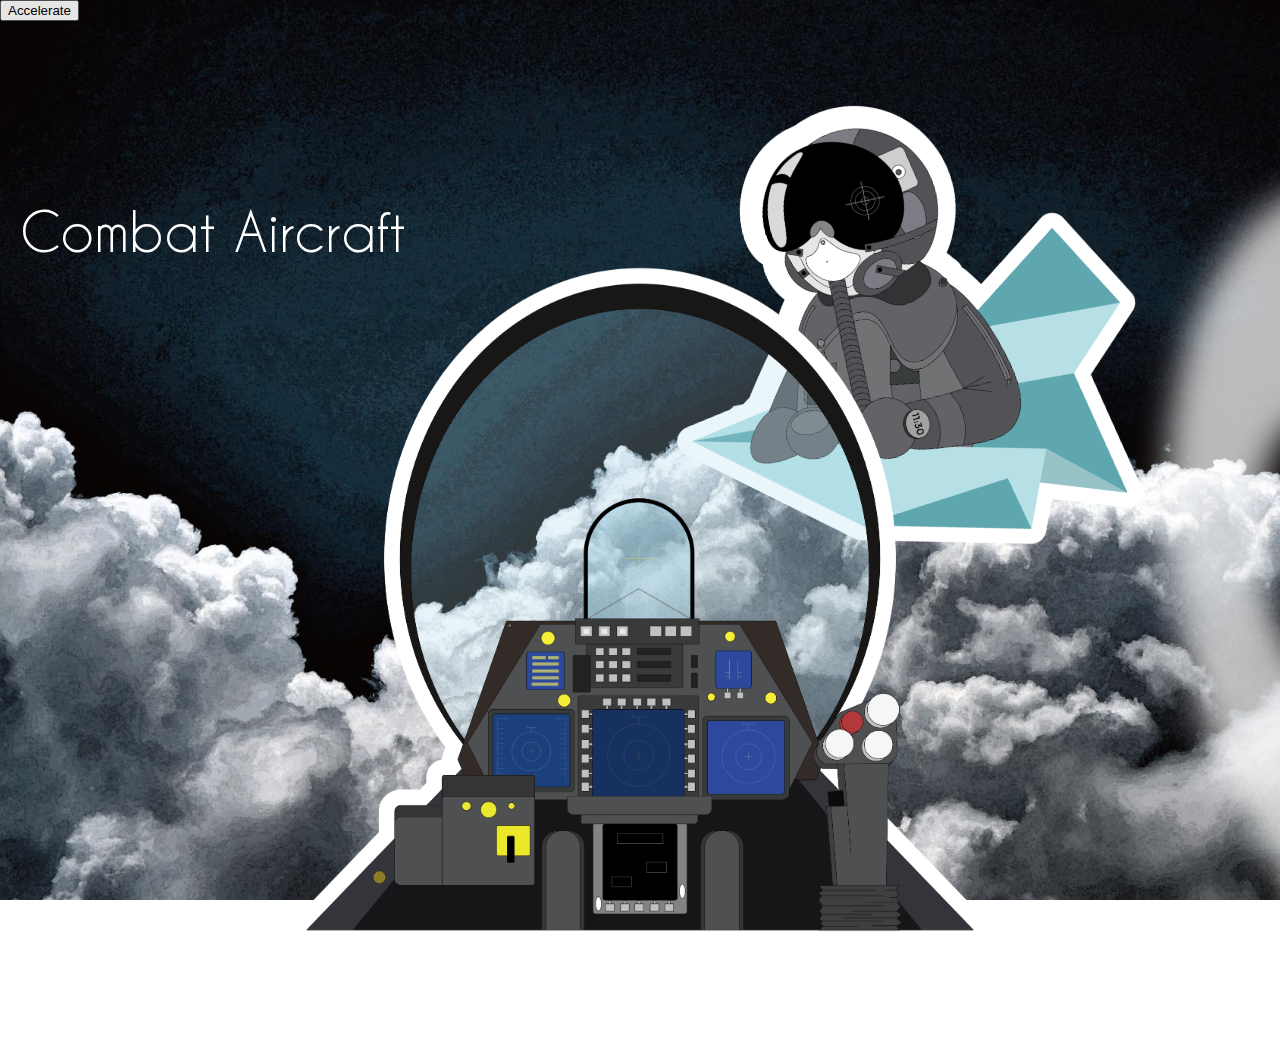
<file: index1.html>
<!DOCTYPE html>
<html>
<head>
	<meta charset="utf-8">
	<meta name="viewport" content="width=device-width, initial-scale=1.0">
	<link rel="stylesheet" href="index1.css">
	<title> Combat Aircraft</title>
</head>

	<div id="text">Combat Aircraft</div>
	<body>
		<button id="accelerate">Accelerate</button>
		 <div class="airplane">
        <img src="p.png" alt="Airplane" />
        <span class="tail"> <img src="cloud.png" alt="Tail"></span>
    </div>
    <!--  <div id="airplane">
        <img src="PB.png" alt="Airplane"> 
    </div>
        <div id="tail">
         <img src="w.png" alt="Tail">
    </div> -->
        <!-- <div class="emoji">
            💨
        </div> -->

        <a href="index1.html">
          <img class="monitor" src="m.png" alt="Monitor">
          </a>
  
    
    
     <script src="index1.js"></script>
</body>

</body>
</file>
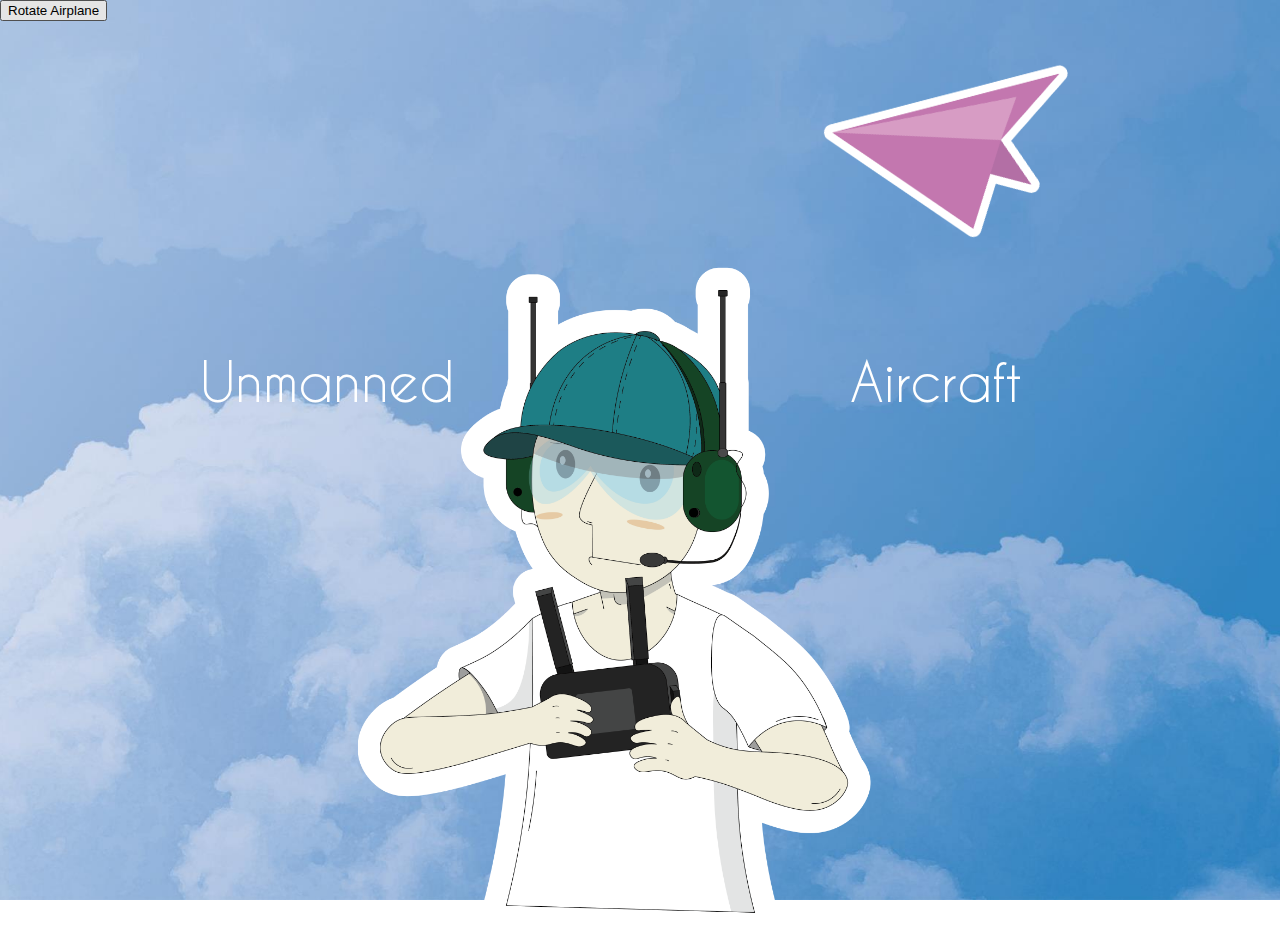
<file: index2.html>
<!DOCTYPE html>
<html>
<head>
	<meta charset="utf-8">
	<meta name="viewport" content="width=device-width, initial-scale=1.0">
  
	<link rel="stylesheet" type="text/css" href="index2.css">
	<title> Unmanned aircraft</title>
</head>
<body>
    <div id="text">Unmanned </div>
    <div id="text1"> Aircraft</div>
<button id="rotateButton">Rotate Airplane</button>
    <!-- <div class="custom-cursor">
    Hover over me to see the custom cursor!
</div> -->
    <!-- <button id="rotateButton" class="hand" > <img src="h.png"> </button>  -->
    <!-- <img id="rotateButton" src="path/to/your/button_image.png" alt="Rotate and Move Airplane"> --> 
 <a href="index2.html">
          <img class="player" src="g.png" alt="Player">
          </a>
          <div id="airplane">
        <img src="a1.png" alt="Airplane" />
    </div>
<!--  <a href="index2.html">
          <img class="hand" src="h.png" alt="Hand">
          </a> -->
<!-- <img src="h.png" class="hand" src="h.png" alt="Hand" > -->
        <script src="index2.js"></script>
</body>
</html>
</file>
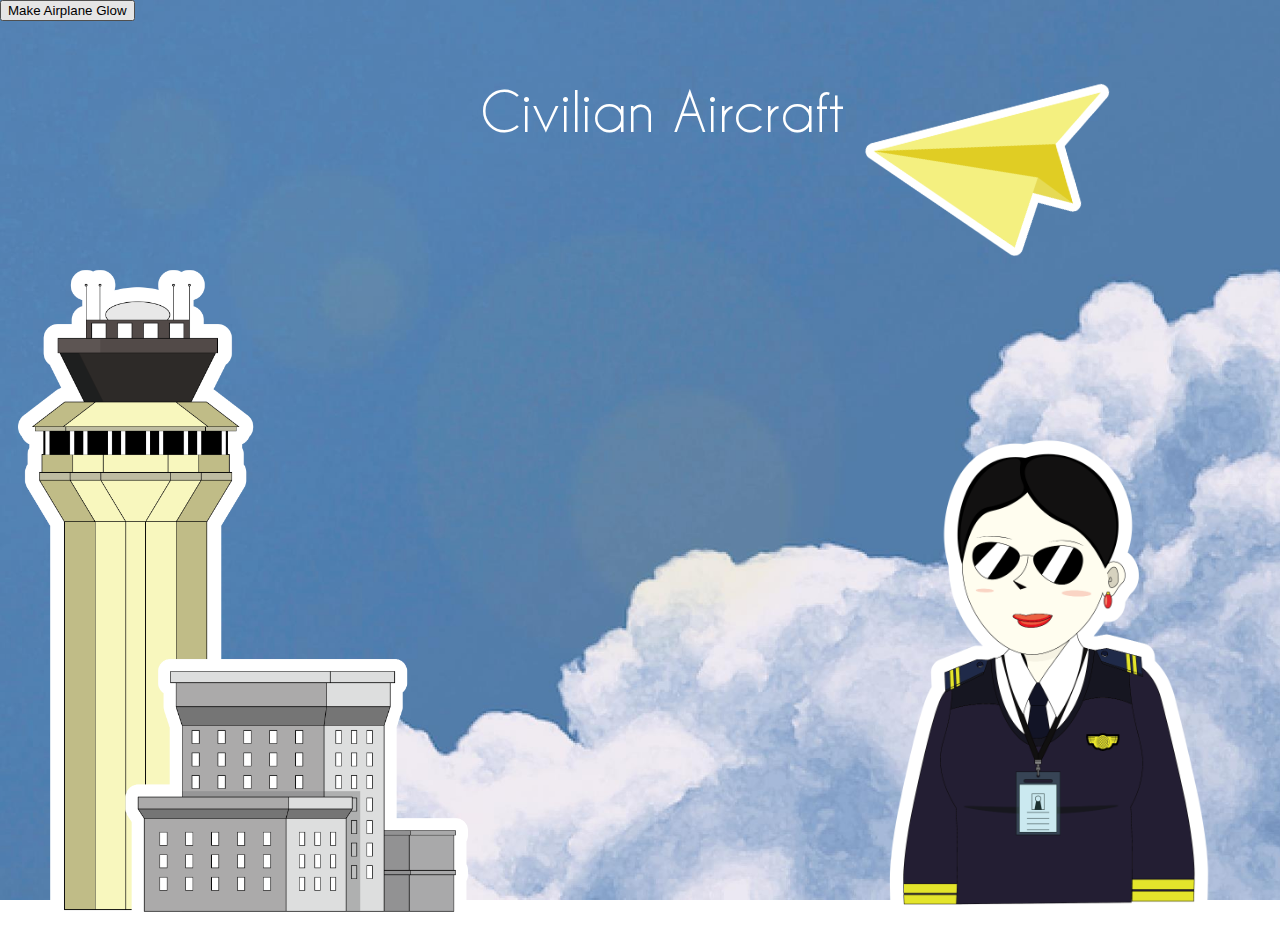
<file: index3.html>
<!DOCTYPE html>
<html>
<head>
	<meta charset="utf-8">
	<meta name="viewport" content="width=device-width, initial-scale=1.0">
	<link rel="stylesheet" type="text/css" href="index3.css">
	<title> Civilian aircraft</title>
</head>
	<div id="text">Civilian Aircraft</div>
<body>
	<button id="glowButton">Make Airplane Glow</button>
	
	<a href="index3.html">
          <img class="captain" src="f.png" alt="Captain">
          </a>
 <a href="index3.html">
          <img class="light" src="L.png" alt="Light">
          </a>
          <div id="airplane">
        <img src="PA.png" alt="Airplane" />
    </div>
    
<script src="index3.js"></script>
</body>
</html>
</file>
<file: index1.css>
body {
    background-image: url('p1.png');
    background-size: cover;
    background-position: center;
    background-repeat: no-repeat;
    background-attachment: fixed;
    margin: 0;
    
    overflow: hidden;
    padding: 0;
}
@font-face{
            font-family:caviar dream;
            src: url('CaviarDreams.ttf');
        }

#text{
    font-family:caviar dream;
    font-size: 40pt;
    color: white;
    position: absolute;
    top: 200px;
    left: 20px;
}

.airplane {
    position: absolute;
    top: 100px;
    right: 0;
}

.airplane img {
    max-width: 500px; 
    top:100px;
    transform: rotate(-10deg); 
    animation: shake 0.15s linear infinite;
}

@keyframes shake {
    0%, 100% {
        transform: rotate(-10deg) translateY(0);
    }
    50% {
        transform: rotate(-10deg) translateY(-5px);
    }
}

.button {
    position: fixed;
    bottom: 20px;
    left: 10%;
    transform: translateX(-50%);
}

@keyframes disappear{

0%, 100% {
        opacity: 0;
    }
    80% {
        opacity: 1;
    }
}

.tail {
     position: absolute;;
     width: 2px;
    top: 50px;
    right: 0;
    animation: disappear 2s linear infinite;
}

.monitor {
    position: absolute;
    width: 60%;
    bottom: -60px;
    left: 20%;
    animation: rotate 5s ease-in-out infinite;
}

@keyframes rotate {
  0% {
    transform: rotateZ(-2deg);
  }
  50% {
    transform: rotateZ(2deg);
  }
  100% {
    transform: rotateZ(-2deg);
  }
}
</file>
<file: index2.css>
body {
    background-image: url('p2.png');
    background-size: cover;
    background-position: center;
    background-repeat: no-repeat;
    background-attachment: fixed;
    margin: 0;
    
    overflow: hidden;
    padding: 50;
    
}
@font-face{
            font-family:caviar dream;
            src: url('CaviarDreams.ttf');
        }

#text{
    font-family:caviar dream;
    font-size: 40pt;
    color: white;
    position: absolute;
    top: 350px;
    left: 200px;
}
#text1{
    font-family:caviar dream;
    font-size: 40pt;
    color: white;
    position: absolute;
    top: 350px;
    left: 850px;
}
#airplane {
    position: fixed;

    top: 10px;
    right: 0;
}

#airplane img {
    max-width: 300px; /* Adjust the size according to your needs */
    transform: rotate(-15deg); /* Rotate the image 30 degrees counterclockwise */
    /*offset-path: path("M10, 80,  q100, 120 120,20 q140,-50 160,0"); 
    offset-anchor: center;*/
    transition: transform 1s ease-in-out;

    animation: motion 3s linear infinite;
}

@keyframes rotation {
  from {
    transform: rotate(0deg);
  }
  to {
    transform: rotate(360deg);
  }
}

.player {
    position: absolute;
    width: 42%;
    bottom: -40px;
    right:30%;
    rotate: 0deg;
   animation: rotate 5s ease-in-out infinite;
    
}


@keyframes rotate {
  0% {
    transform: rotateZ(-2deg);
  }
  50% {
    transform: rotateZ(2deg);
  }
  100% {
    transform: rotateZ(-2deg);
  }
}

.hand {
    position: absolute;
    width: 300px;
    bottom: -20px;
    left: 0px;
}
</file>
<file: index3.css>
body {
    background-image: url('b3.png');
    background-size: cover;
    background-position: center;
    background-repeat: no-repeat;
    background-attachment: fixed;
    margin: 0;
    overflow: hidden;
    padding: 0;
    height: auto;
    
}
@font-face{
            font-family:caviar dream;
            src: url('CaviarDreams.ttf');
        }

#text{
    font-family:caviar dream;
    font-size: 40pt;
    color: white;
    position: absolute;
    top: 80px;
    left: 480px;
}

#airplane {
    position: fixed;
/*max-width: 500%;
    max-height: 100%;*/
    top: 50px;
    right: 0;
/*    offset-anchor: center;*/
}

#airplane img {
    max-width: 300px; 
    transform: rotate(-15deg); 
    
transition: box-shadow 0.3s ease-in-out;
}

.glow {
  box-shadow: 0 0 5px rgba(255, 255, 255, 0.8), 0 0 10px rgba(255, 255, 255, 0.8), 0 0 15px rgba(255, 255, 255, 0.8);
}




.captain {
    position: absolute;
    width: 32%;
    bottom: -3%;
    right:2%;
    rotate: 0deg;
    animation: rotate 3s ease-in-out infinite;
    
}

@keyframes rotate {
  0% {
    transform: rotateZ(-3deg);
  }
  50% {
    transform: rotateZ(3deg);
  }
  100% {
    transform: rotateZ(-3deg);
  }
}

.light {
    position: absolute;
    width: 38%;
    bottom: -50px;
    left: 0%;
}
</file>
